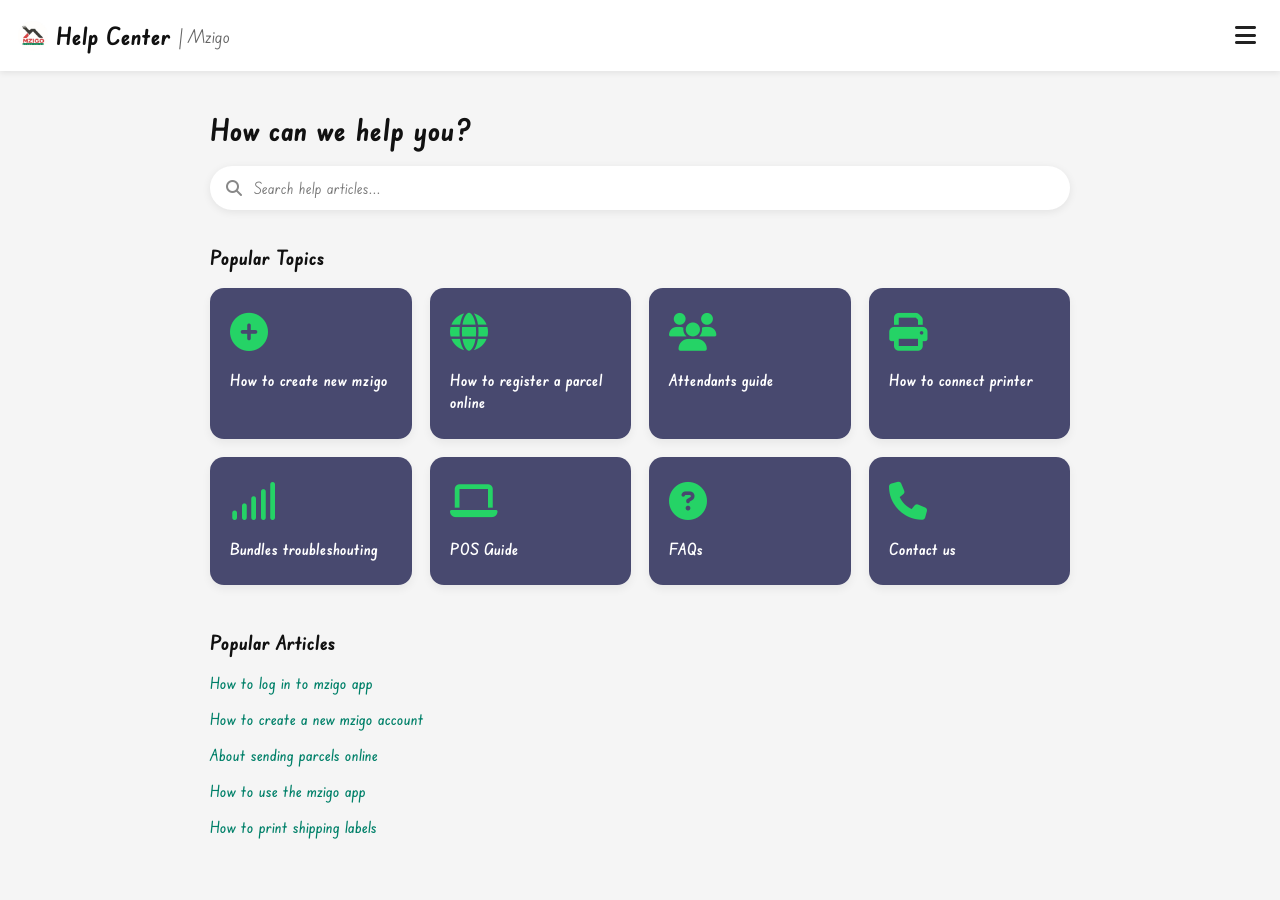
<file: index.html>
<!DOCTYPE html>
<html lang="en">

<head>
    <meta charset="UTF-8">
    <meta name="viewport" content="width=device-width,initial-scale=1.0">
    <title>Help Center</title>
    <link rel="icon" href="images/favicon.ico" type="image/x-icon">
    <link href="https://fonts.googleapis.com/css2?family=Edu+SA+Beginner:wght@300;400;500;600;700&display=swap" rel="stylesheet">
    <link rel="stylesheet" href="css/body.css">
    <link rel="stylesheet" href="https://cdnjs.cloudflare.com/ajax/libs/font-awesome/6.5.2/css/all.min.css" />
</head>

<body>

    <header>
        <div class="logo">
            <img src="images/mzigo-logo.jpg" alt="Logo">
            <span>Help Center</span>
            <span class="page-title">| Mzigo</span>
        </div>
        <button id="menu-btn">
            <i class="fa-solid fa-bars"></i>
        </button>
    </header>

    <div id="overlay"></div>

    <nav id="drawer">
        <div class="drawer-header">
             <img src="images/mzigo-logo.jpg" alt="Logo">
            <h2>Help Center</h2>
            <button id="close-btn">
                <i class="fa-solid fa-xmark"></i>
            </button>
        </div>

        <div class="search">
            <i class="fa-solid fa-magnifying-glass"></i>
            <input type="text" placeholder="Search help articles...">
        </div>

        <ul>
            <li>
                <i class="fa-solid fa-circle-plus"></i>
                how to create new mzigo
                <i class="fa-solid fa-chevron-down"></i>
            </li>

            <li>
                <i class="fa-solid fa-globe"></i>
                Registering parcel online
                <i class="fa-solid fa-chevron-down"></i>
            </li>

            <li>
                <i class="fa-solid fa-users"></i>
                Attendants guide
                <i class="fa-solid fa-chevron-down"></i>
            </li>

            <li>
                <i class="fa-solid fa-print"></i>
                How to connect printer
                <i class="fa-solid fa-chevron-down"></i>
            </li>

            <li>
                <i class="fa-solid fa-signal"></i>
                Bundles trouble shooting
                <i class="fa-solid fa-chevron-down"></i>
            </li>

            <li>
                <i class="fa-solid fa-laptop"></i>
                POS Guide
                <i class="fa-solid fa-chevron-down"></i>
            </li>

            <li>
                <i class="fa-solid fa-circle-question"></i>
                Frequently Asked Questions
                <i class="fa-solid fa-chevron-down"></i>
            </li>

            <li>
                <i class="fa-solid fa-phone"></i>
                Contact us
                <i class="fa-solid fa-chevron-down"></i>
            </li>
        </ul>
    </nav>

    <main>
        <div class="card-header1">
                <p><h2>How can we help you?</h2></p>
        

        <div class="search-box">
            <i class="fa-solid fa-magnifying-glass"></i>
            <input type="text" placeholder="Search help articles...">
        </div>

        </div>
        <h3>Popular Topics</h3>

        <div class="topics">

           <div class="card" onclick="openGuide()">
                <i class="fa-solid fa-circle-plus"></i>
                <p>How to create new mzigo</p>
            </div>

            <div class="card" onclick="openGuide()">
                <i class="fa-solid fa-globe"></i>
                <p>How to register a parcel online</p>
            </div>


            <div class="card" onclick="openGuide()">
                <i class="fa-solid fa-users"></i>
                <p>Attendants guide</p>
            </div>

            <div class="card" onclick="openGuide()">
                <i class="fa-solid fa-print"></i>
                <p>How to connect printer</p>
            </div>

            <div class="card" onclick="openGuide()">
                <i class="fa-solid fa-signal"></i>
                <p>Bundles troubleshouting</p>
            </div>
             <div class="card" onclick="openGuide()">
                <i class="fa-solid fa-laptop"></i>
                <p>POS Guide</p>
            </div>
             <div class="card" onclick="openGuide()">
                <i class="fa-solid fa-circle-question"></i>
                <p>FAQs</p>
            </div>

            <div class="card" onclick="openGuide()">
                <i class="fa-solid fa-phone"></i>
                <p>Contact us</p>
            </div>

        </div>

        <h3>Popular Articles</h3>

        <div class="articles">
            <a href="#">How to log in to mzigo app</a>
            <a href="#">How to create a new mzigo account</a>
            <a href="#">About sending parcels online</a>
            <a href="#">How to use the mzigo app</a>
            <a href="#">How to print shipping labels</a>
        </div>

    </main>

    <script src="js/brain.js"></script>

</body>

</html>
</file>
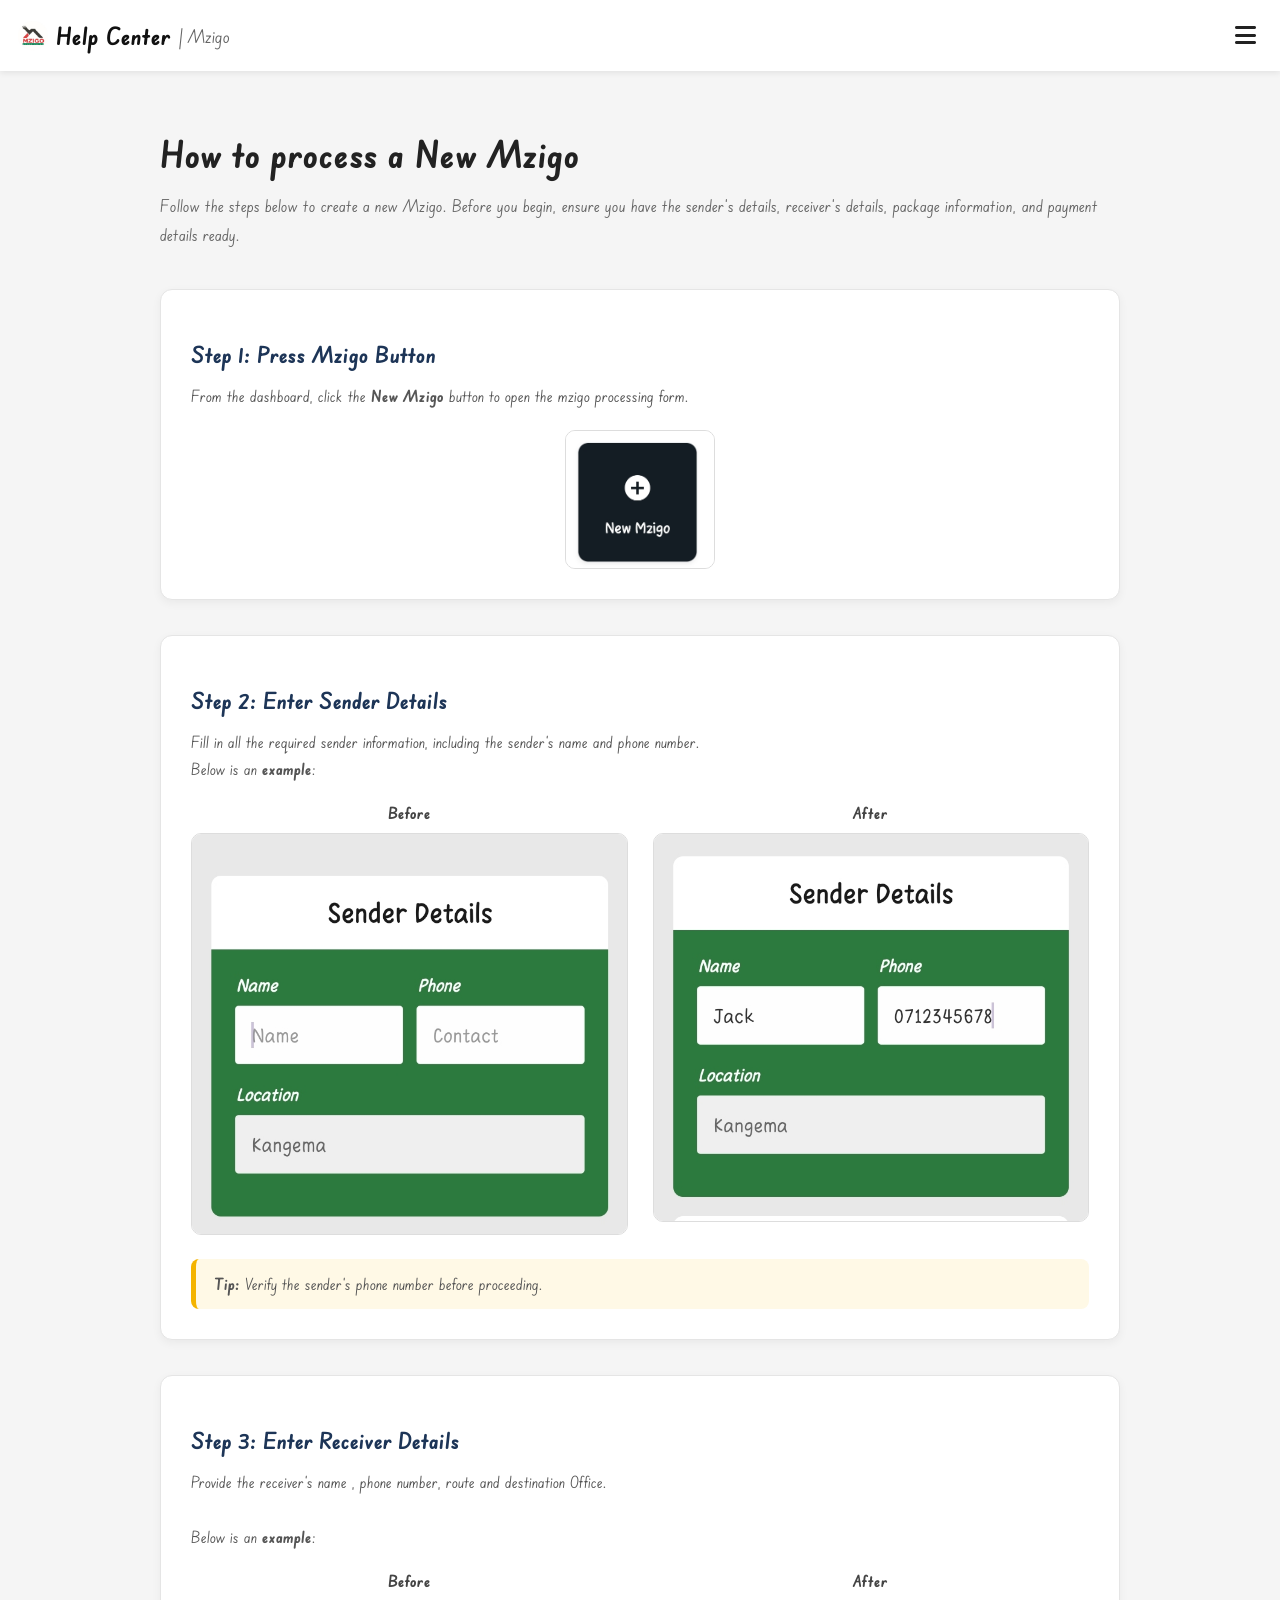
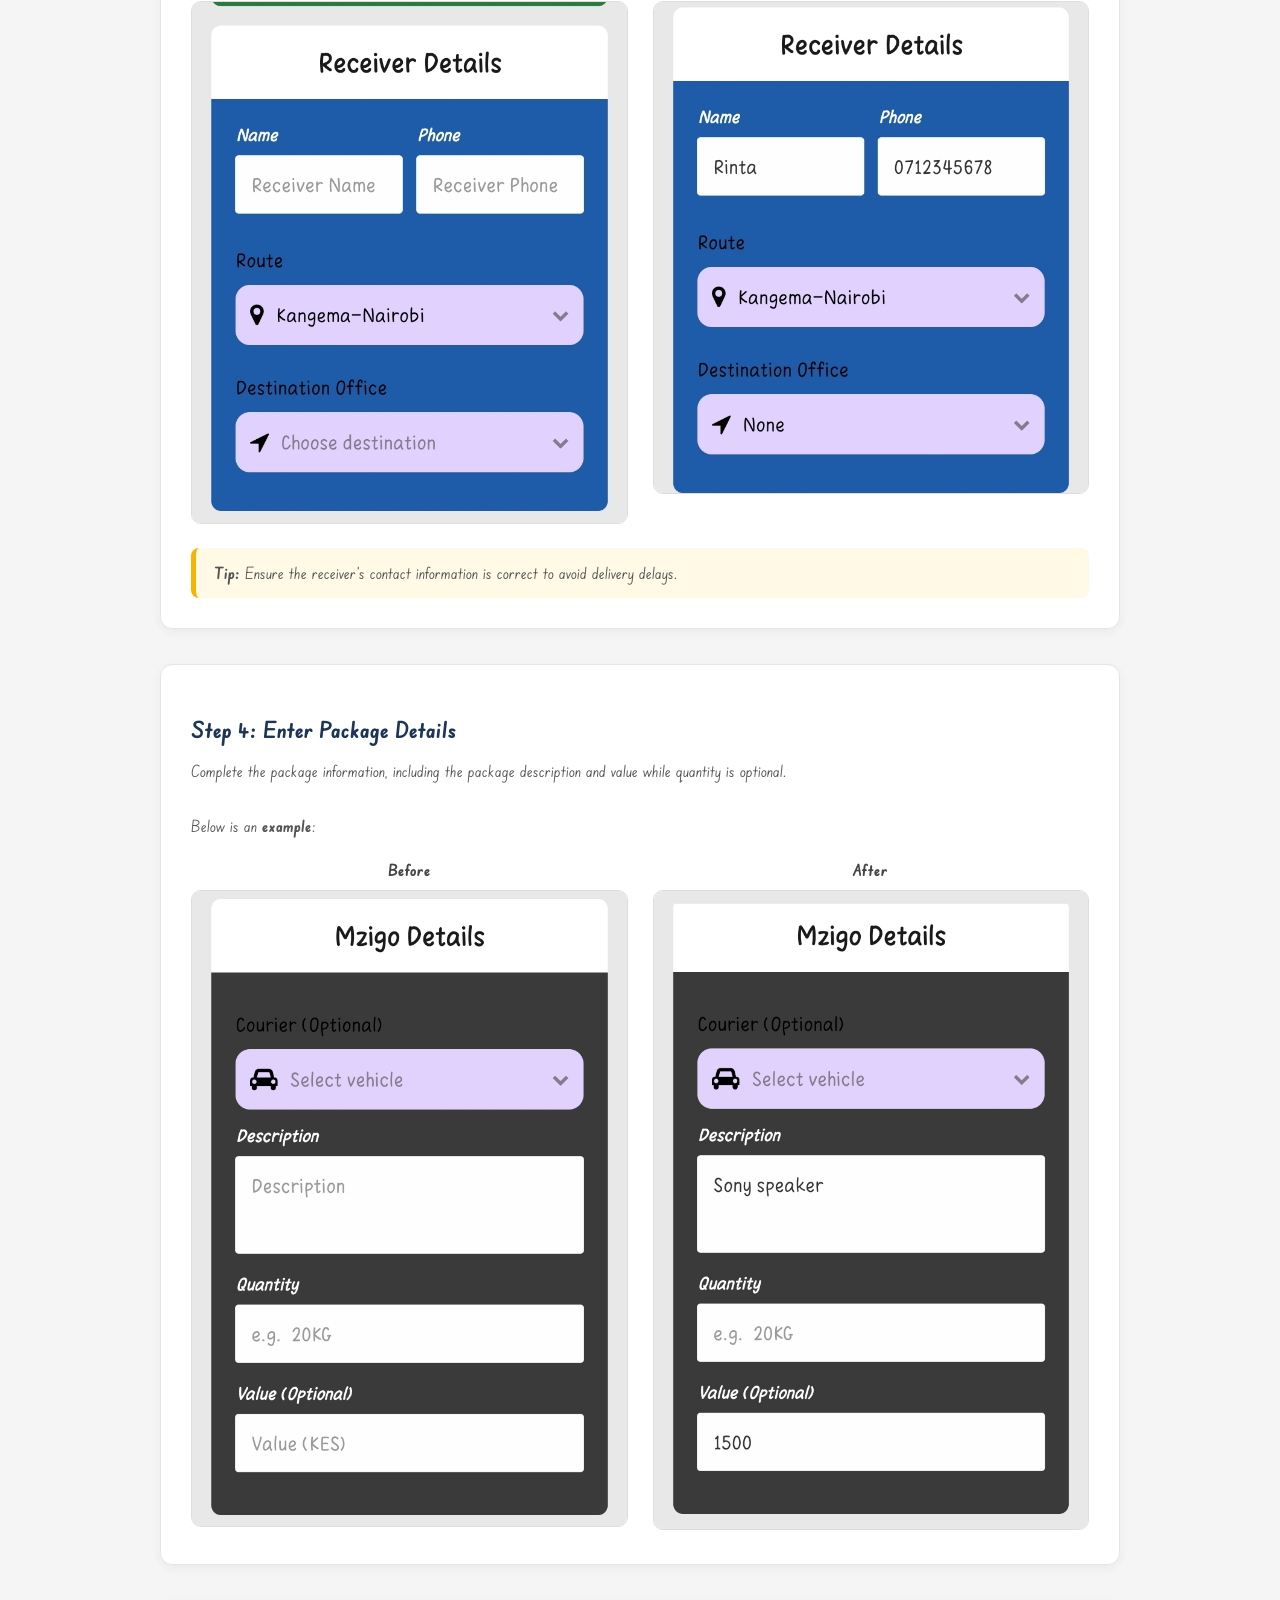
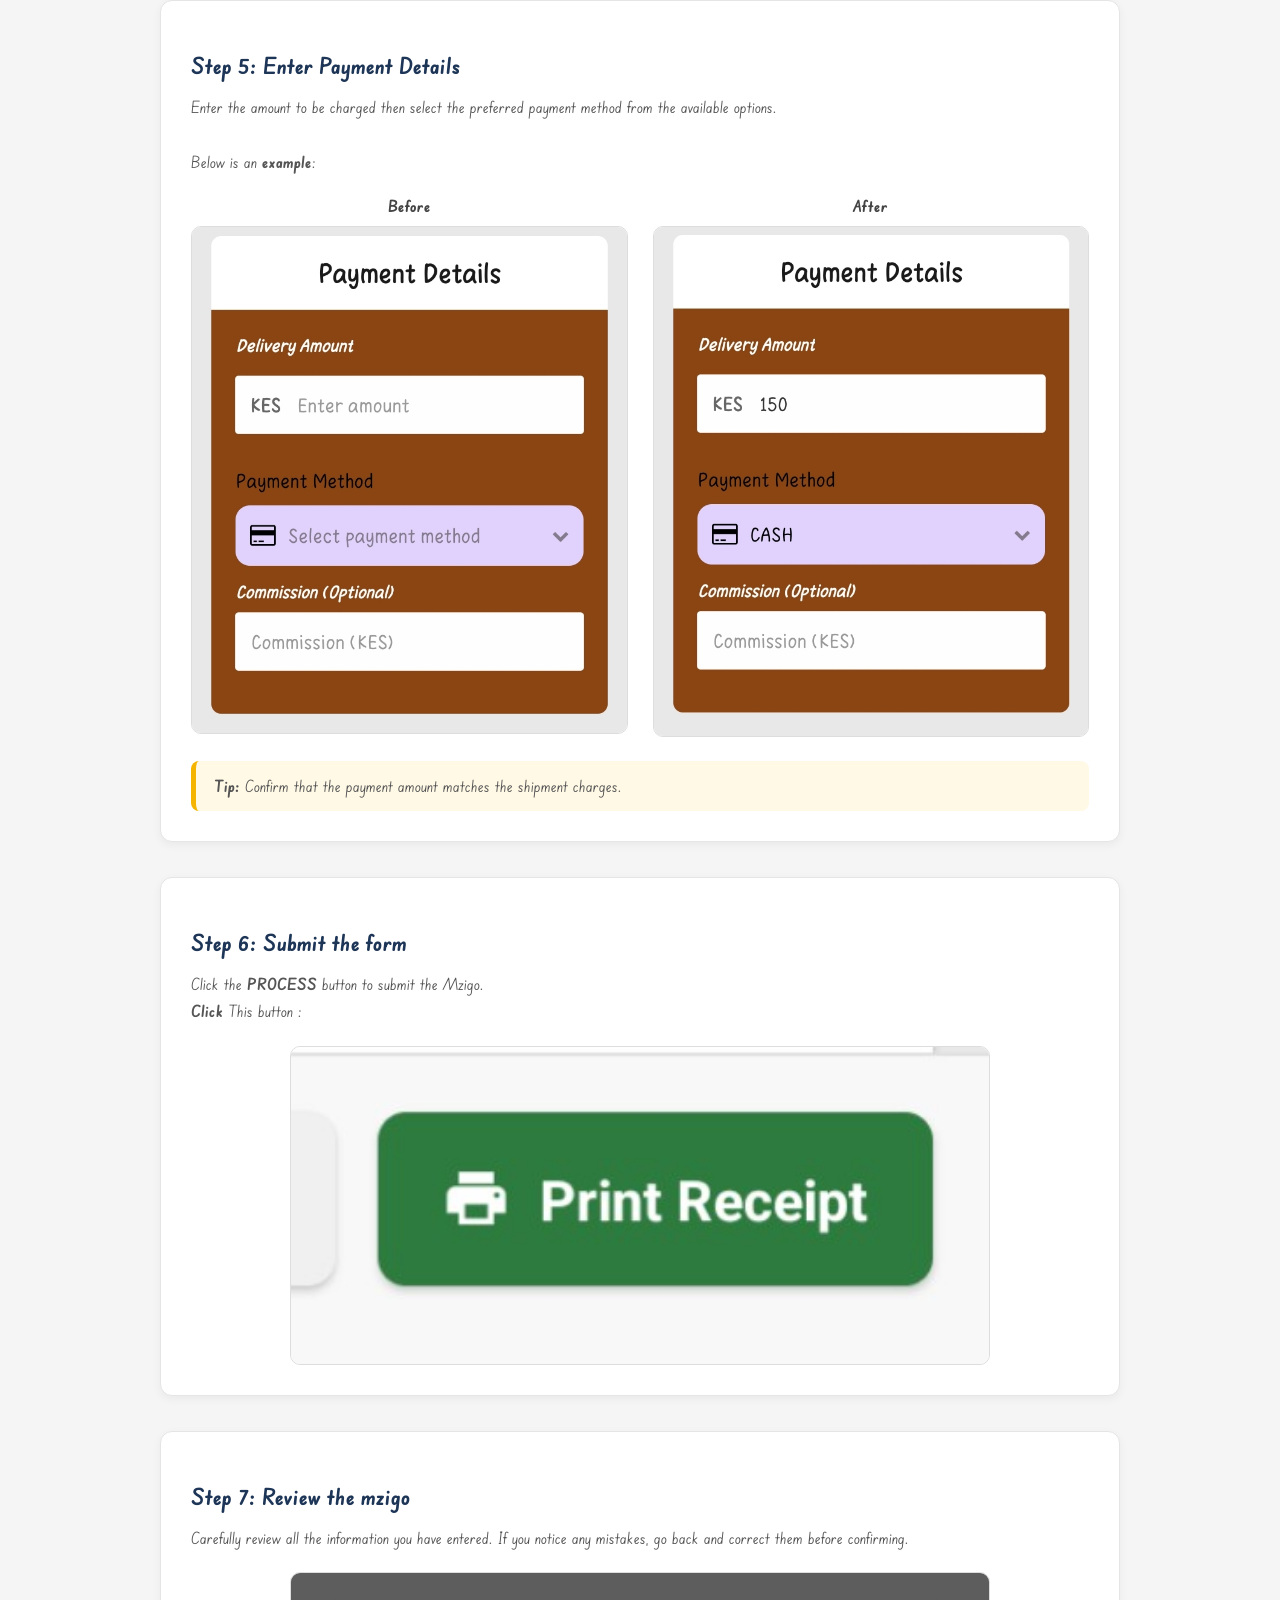
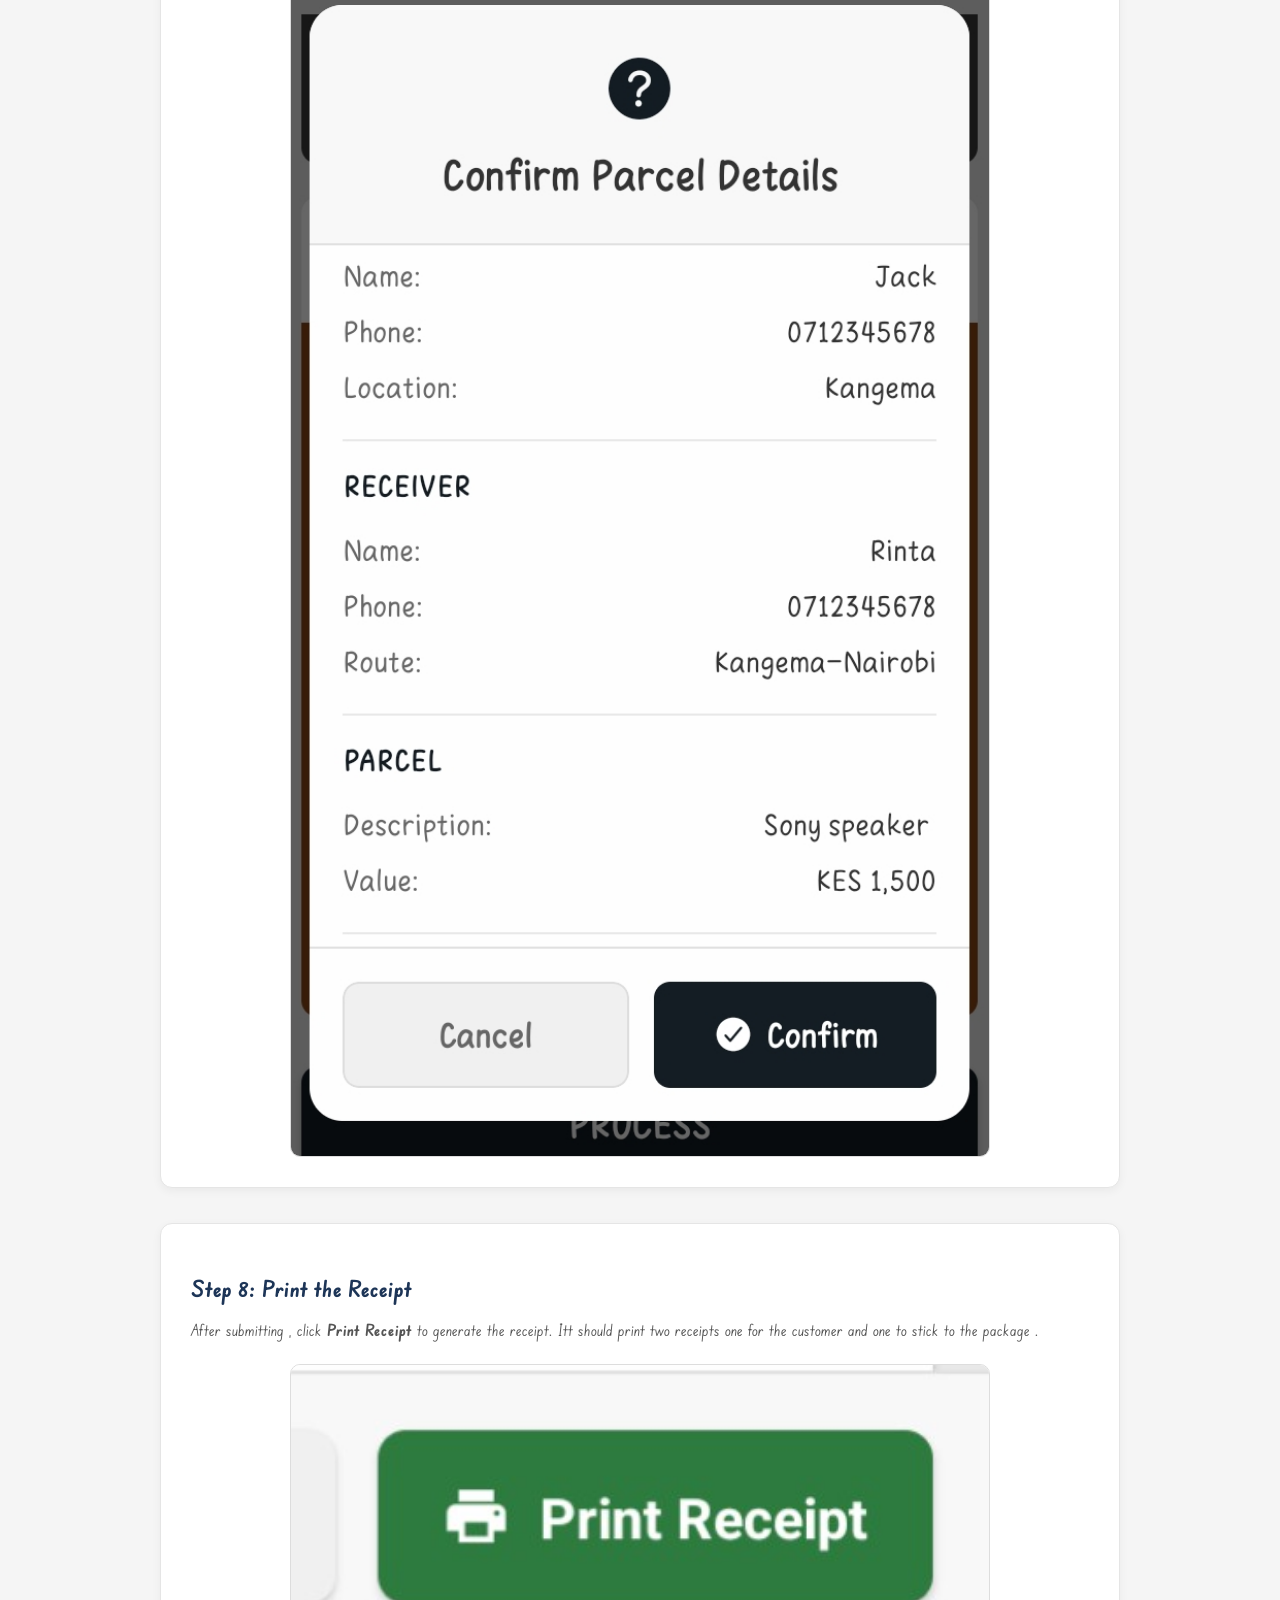
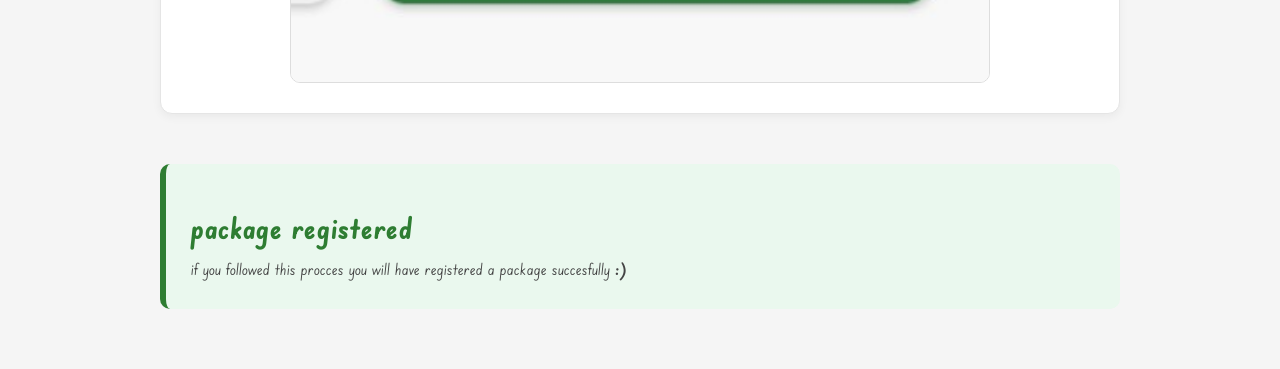
<file: createMzigo.html>
<!DOCTYPE html>
<html lang="en">

<head>
    <meta charset="UTF-8">
    <meta name="viewport" content="width=device-width, initial-scale=1.0">

    <title>mzigo</title>

    <link rel="icon" href="/images//favicon.ico" type="image/x-icon">
    <link rel="stylesheet" href="https://cdnjs.cloudflare.com/ajax/libs/font-awesome/6.5.2/css/all.min.css">
    <link rel="preconnect" href="https://fonts.googleapis.com">
    <link rel="preconnect" href="https://fonts.gstatic.com" crossorigin>
    <link href="https://fonts.googleapis.com/css2?family=Roboto+Condensed:wght@300;400;500;700&display=swap"
        rel="stylesheet">
    <link href="https://fonts.googleapis.com/css2?family=Edu+SA+Beginner:wght@300;400;500;700&display=swap"
        rel="stylesheet">
    <link rel="stylesheet" href="css/body.css">
    <link rel="stylesheet" href="css/createMzigo.css">
</head>

<body>
    <header>
        <div class="logo"><img src="images/mzigo-logo.jpg" alt="Logo"><span>Help Center</span><span
                class="page-title">| Mzigo</span></div><button id="menu-btn"><i class="fa-solid fa-bars"></i></button>
    </header>
    <div id="overlay"></div>
    <nav id="drawer">
        <div class="drawer-header">
            <h2>Help Center</h2><button id="close-btn"><i class="fa-solid fa-xmark"></i></button>
        </div>
        <div class="search"><i class="fa-solid fa-magnifying-glass"></i><input type="text"
                placeholder="Search help articles..."></div>
        <ul>
            <li><i class="fa-solid fa-flag"></i>Get Started<i class="fa-solid fa-chevron-down"></i></li>
            <li><i class="fa-solid fa-message"></i>Chats<i class="fa-solid fa-chevron-down"></i></li>
            <li><i class="fa-solid fa-store"></i>Connect with Businesses<i class="fa-solid fa-chevron-down"></i></li>
            <li><i class="fa-solid fa-phone"></i>Voice and Video Calls<i class="fa-solid fa-chevron-down"></i></li>
        </ul>
    </nav>
    <main class="main-content">
        <h1>How to process a New Mzigo</h1>
        <p class="description">Follow the steps below to create a new Mzigo. Before you begin, ensure you have the
            sender's details, receiver's details, package information, and payment details ready.</p>
        <section class="steps">
            <div class="step">
                <h2>Step 1: Press Mzigo Button </h2>
                <p>From the dashboard, click the <strong>New Mzigo</strong> button to open the mzigo processing form.
                </p>
                <img src="images/new-mzigoBtn.jpg" alt="Create Mzigo button" class="small-image">
            </div>
            <div class="step">
                <h2>Step 2: Enter Sender Details</h2>
                <p>Fill in all the required sender information, including the sender's name and phone number.<br>Below is an <strong>example</strong>:
                </p>
                <div class="comparison">
                    <div>
                        <h3>Before</h3><img src="images/sender-detailsUn.jpg" alt="Empty sender details form">
                    </div>
                    <div>
                        <h3>After</h3><img src="images/sender-detailsFi.jpg" alt="Completed sender details form">
                    </div>
                </div>
                <div class="note"><strong>Tip:</strong> Verify the sender's phone number before proceeding.</div>
            </div>
            <div class="step">
                <h2>Step 3: Enter Receiver Details</h2>
                <p>Provide the receiver's name , phone number, route and destination Office.<br><br>Below is an <strong>example</strong>:
                </p>
                <div class="comparison">
                    <div>
                        <h3>Before</h3><img src="images/reciver-un.jpg" alt="Empty receiver details form">
                    </div>
                    <div>
                        <h3>After</h3><img src="images/reciver-fi.jpg" alt="Completed receiver details form">
                    </div>
                </div>
                <div class="note"><strong>Tip:</strong> Ensure the receiver's contact information is correct to avoid
                    delivery delays.</div>
            </div>
            <div class="step">
                <h2>Step 4: Enter Package Details</h2>
                <p>Complete the package information, including the package description and value while quantity is optional. <br><br>Below is an <strong>example</strong>:
                 </p>
                <div class="comparison">
                    <div>
                        <h3>Before</h3><img src="images/mzigo-detailsUn.jpg" alt="Empty package details form">
                    </div>
                    <div>
                        <h3>After</h3><img src="images/mzigo-detailsFi.jpg" alt="Completed package details form">
                    </div>
                </div>
            </div>
            <div class="step">
                <h2>Step 5: Enter Payment Details</h2>
                <p>Enter the amount to be charged then select the preferred payment method from the available options. <br><br>Below is an <strong>example</strong>:
                </p>
                <div class="comparison">
                    <div>
                        <h3>Before</h3><img src="images/payment-un.jpg" alt="Empty payment details form">
                    </div>
                    <div>
                        <h3>After</h3><img src="images/payment-fi.jpg" alt="Completed payment details form">
                    </div>
                </div>
                <div class="note"><strong>Tip:</strong> Confirm that the payment amount matches the shipment charges.
                </div>
            </div>
            <div class="step">
                <h2>Step 6: Submit the form</h2>
                <p>Click the <strong>PROCESS</strong> button to submit the Mzigo. <br> <b>Click </b>This button :
                </p>
                <img src="images/print-button.jpg" alt="Submit shipment button">
            </div>
            <div class="step">
                <h2>Step 7: Review the mzigo</h2>
                <p>Carefully review all the information you have entered. If you notice any mistakes, go back and
                    correct them before confirming.</p>
                    <img src="images/receipt.jpg"alt="Review shipment details">
            </div>
            <div class="step">
                <h2>Step 8: Print the Receipt</h2>
                <p>After submitting , click <strong>Print Receipt</strong> to generate the receipt. Itt should print two receipts one for the customer and one to stick to the package .</p>
                <img src="images/print-button.jpg" alt="Print receipt button">
            </div>
        </section>
        <section class="success">
            <h2>package registered </h2>
            <p>if you followed this procces you will have registered a package succesfully <strong> :)</strong> </p>
        </section>
    </main>
    <script src="js/brain.js"></script>
</body>

</html>
</file>
<file: css/body.css>
* {
    margin: 0;
    padding: 0;
    box-sizing: border-box;
    font-family:"Edu SA Beginner",cursive;
}

body {
    background: #f5f5f5;
    color: #111;
}


header {
    display: flex;
    justify-content: space-between;
    align-items: center;
    padding: 16px 18px;
    background: #fff;
    box-shadow: 0 2px 6px rgba(0, 0, 0, .08);
    position: sticky;
    top: 0;
    z-index: 1000;
}

.logo {
    display: flex;
    align-items: center;
    gap: 8px;
    font-size: 18px;
    font-weight: 600;
}

.logo img {
    width: 30px;
    height: 30px;
    border-radius: 50%;
}
.logo span:first-of-type{
    font-size: 24px;
    font-weight: bold;
}

.page-title{
    font-size: 18px;
    color: #666;
    font-weight: 400;
}

.logo i {
    color: #25D366;
    font-size: 26px;
}

main {
    padding: 20px;
    max-width: 900px;
    margin: auto;
}

main h2 {
    margin-bottom: 18px;
    margin-top: 20px;
    font-size: 30px;
    font-weight: 700;
}

#menu-btn {
    background: transparent;
    border: none;
    cursor: pointer;
    font-size: 22px;
    color: #222;
    padding: 6px;
}

#menu-btn:hover {
    color: #008069;
}

#menu-btn i {
    font-size: 24px;
}

#close-btn {
    background: transparent;
    border: none;
    cursor: pointer;
    font-size: 24px;
    color: #222;
    padding: 6px;
}

#close-btn:hover {
    color: #008069;
}

.search-box {
    display: flex;
    align-items: center;
    background: #fff;
    padding: 12px 16px;
    border-radius: 30px;
    box-shadow: 0 2px 8px rgba(0, 0, 0, .08);
    margin-bottom: 35px;
}


.search-box i {
    color: #888;
    margin-right: 12px;
}

.search-box input {
    border: none;
    outline: none;
    width: 100%;
    font-size: 16px;
}

h3 {
    margin-bottom: 18px;
    font-size: 20px;
}

.topics {
    display: grid;
    grid-template-columns: repeat(auto-fit, minmax(180px, 1fr));
    gap: 18px;
    margin-bottom: 45px;
}

.card {
    background: #48496f;
    padding: 25px 20px;
    border-radius: 14px;
    box-shadow: 0 4px 10px rgba(0, 0, 0, .06);
    transition: .3s;
    cursor: pointer;
}
.card-link{
    text-decoration:none;
    color:inherit;
}

.card-link .card{
    height:100%;
}

.card-header {
    
    padding: 25px 20px;
    border-radius: 14px;
    color: #ffffff;
    font-size: 29px;
}  

.card-header p {
    font-weight: 600;
    line-height: 1.4;
    color: #ffffff;
    
}
.card:hover {
    transform: translateY(-5px);
    box-shadow: 0 10px 25px rgba(0, 0, 0, .15);
}

.card i {
    font-size: 38px;
    color: #25D366;
    margin-bottom: 18px;

}

.card p {
    font-weight: 600;
    line-height: 1.4;
    color: #ffffff;
}


.articles {
    display: flex;
    flex-direction: column;
    gap: 16px;
}

.articles a {
    text-decoration: none;
    color: #008069;
    font-weight: 500;
    transition: .2s;
}

.articles a:hover {
    color: #25D366;
    padding-left: 8px;
}

.article-image{
    flex:1;
    display:flex;
    justify-content:center;
}

.article-image img{
    width:100%;
    max-width:450px;
    height:auto;
}



#overlay {
    position: fixed;
    top: 0;
    left: 0;
    width: 100%;
    height: 100%;
    background: rgba(0, 0, 0, .4);
    opacity: 0;
    visibility: hidden;
    transition: .3s;
    z-index: 1999;
}



#drawer {
    position: fixed;
    top: 0;
    right: -100%;
    width: 350px;
    max-width: 100%;
    height: 100vh;
    background: #48496f;
    transition: .35s;
    z-index: 2000;
    overflow-y: auto;
    box-shadow: -5px 0 20px rgba(0, 0, 0, .2);
}

#drawer.open {
    right: 0;
}

#overlay.show {
    opacity: 1;
    visibility: visible;
}

.drawer-header {
    display: flex;
    justify-content: space-between;
    align-items: center;
    padding: 18px 20px;
    border-bottom: 1px solid #e6e6e6;
    
    background: #788ecd;
    position: sticky;
    top: 0;

    
}
.drawer-header img {
    width: 40px;
    height: 40px;
    border-radius: 50%;
}




.search {
    display: flex;
    align-items: center;
    gap: 12px;
    margin: 20px;
    padding: 12px 18px;
    background: #f1f3f5;
    border-radius: 30px;
}

.search i {
    font-size: 18px;
    color: #777;
    flex-shrink: 0;
}

.search input {
    flex: 1;
    border: none;
    outline: none;
    background: transparent;
    font-size: 16px;
}


ul {
    list-style: none;
}

li {
    display: flex;
    align-items: center;
    gap: 15px;
    padding: 18px 20px;
    font-size: 18px;
    cursor: pointer;
    color: #ffffff;
}

li:hover {
    background: #e2ab35;
    border-radius: 15px;
}

li .fa-chevron-down {
    margin-left: auto;
    font-size: 14px;
    color: gray;
}

@media(max-width:600px) {
    main {
        padding: 15px;
    }

    main h2 {
        font-size: 24px;
    }

    .topics {
        grid-template-columns: repeat(2, 1fr);
        gap: 12px;
    }

    .card {
        padding: 18px 14px;
    }

    .card i {
        font-size: 30px;
    }

     .articles-section{
        flex-direction:column;
        text-align:center;
    }

    .article-image{
        margin-top:30px;
    }

    .article-image img{
        max-width:300px;
    .card-header {
        font-size: 29px;
    }
}}
</file>
<file: css/createMzigo.css>
/* ===========================
   MAIN CONTENT
=========================== */

.main-content{
    max-width:1000px;
    margin:40px auto;
    padding:20px;
}

.main-content h1{
    font-size:2.3rem;
    color:#222;
    margin-bottom:15px;
}

.description{
    font-size:1.05rem;
    color:#666;
    line-height:1.7;
    margin-bottom:40px;
}

/* ===========================
   STEPS
=========================== */

.steps{
    display:flex;
    flex-direction:column;
    gap:35px;
}

.step{
    background:#fff;
    padding:30px;
    border-radius:12px;
    border:1px solid #e5e5e5;
    box-shadow:0 3px 10px rgba(0,0,0,.05);
}

.step h2{
    font-size:1.4rem;
    color:#1d3557;
    margin-bottom:15px;
}

.step p{
    color:#555;
    line-height:1.7;
    margin-bottom:20px;
}

/* ===========================
   SINGLE IMAGE
=========================== */
.step > img{
    display:block;
    width:100%;
    max-width:700px;
    margin:20px auto 0;
    border-radius:10px;
    border:1px solid #ddd;
}
.small-image{
    width:150px !important;
    height:auto;
    display:block;
    margin:20px auto;
}



/* ===========================
   BEFORE / AFTER
=========================== */

.comparison{
    display:flex;
    gap:25px;
    margin-top:20px;
    flex-wrap:wrap;
}

.comparison div{
    flex:1;
    min-width:300px;
}

.comparison h3{
    text-align:center;
    margin-bottom:10px;
    color:#444;
    font-size:1rem;
}

.comparison img{
    width:100%;
    border-radius:10px;
    border:1px solid #ddd;
    transition:.3s;
}

.comparison img:hover{
    transform:scale(1.02);
}

/* ===========================
   NOTES
=========================== */

.note{
    margin-top:20px;
    padding:15px 18px;
    background:#fff9e6;
    border-left:5px solid #f4b400;
    border-radius:8px;
    color:#555;
}

/* ===========================
   SUCCESS MESSAGE
=========================== */

.success{
    margin-top:50px;
    padding:25px;
    background:#eaf8ee;
    border-left:6px solid #2e7d32;
    border-radius:10px;
}

.success h2{
    color:#2e7d32;
    margin-bottom:10px;
}

.success p{
    line-height:1.7;
    color:#444;
}

/* ===========================
   RESPONSIVE
=========================== */

@media(max-width:768px){

    .main-content{
        padding:15px;
    }

    .main-content h1{
        font-size:1.8rem;
    }

   @media (max-width:768px){

    .comparison{
        display:grid;
        grid-template-columns:1fr 1fr;
        gap:12px;
    }

    .comparison div{
        min-width:0;
    }

    .comparison h3{
        font-size:0.9rem;
    }

}

    .step{
        padding:20px;
    }
}
</file>
